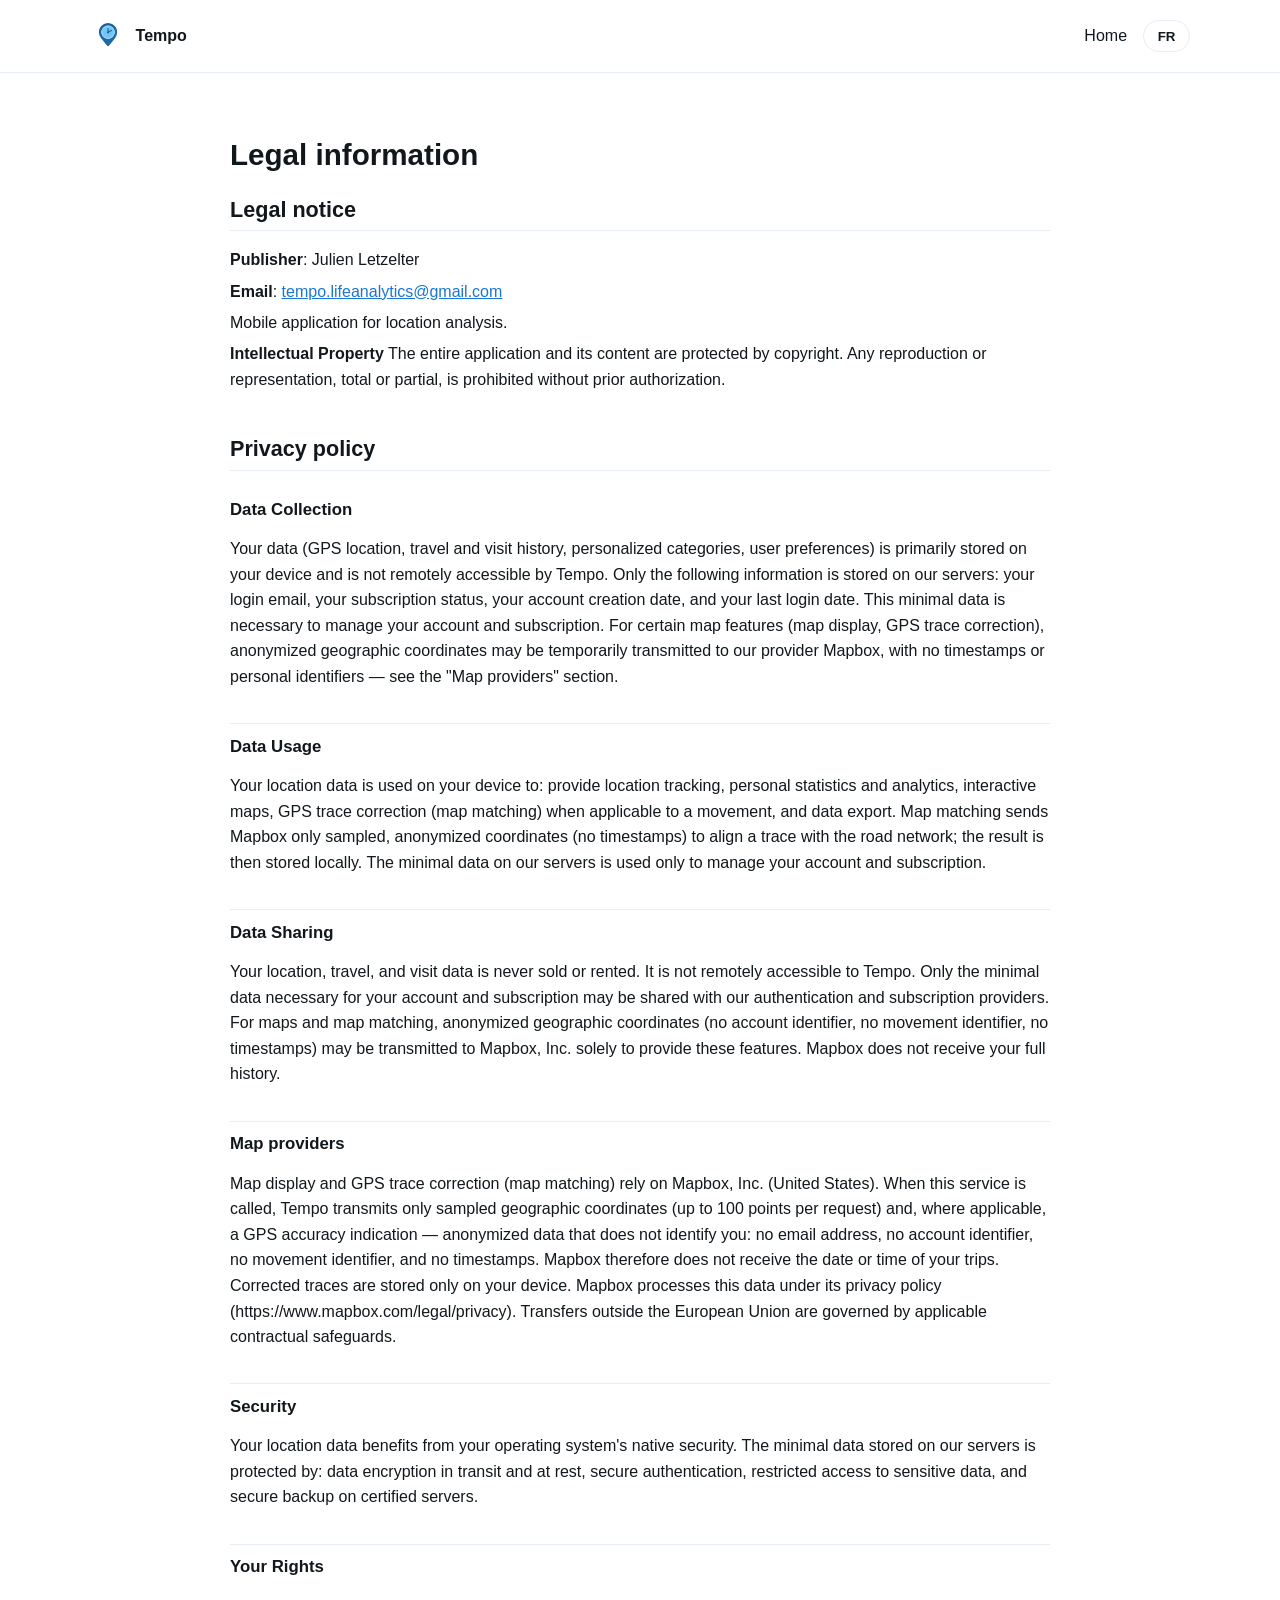
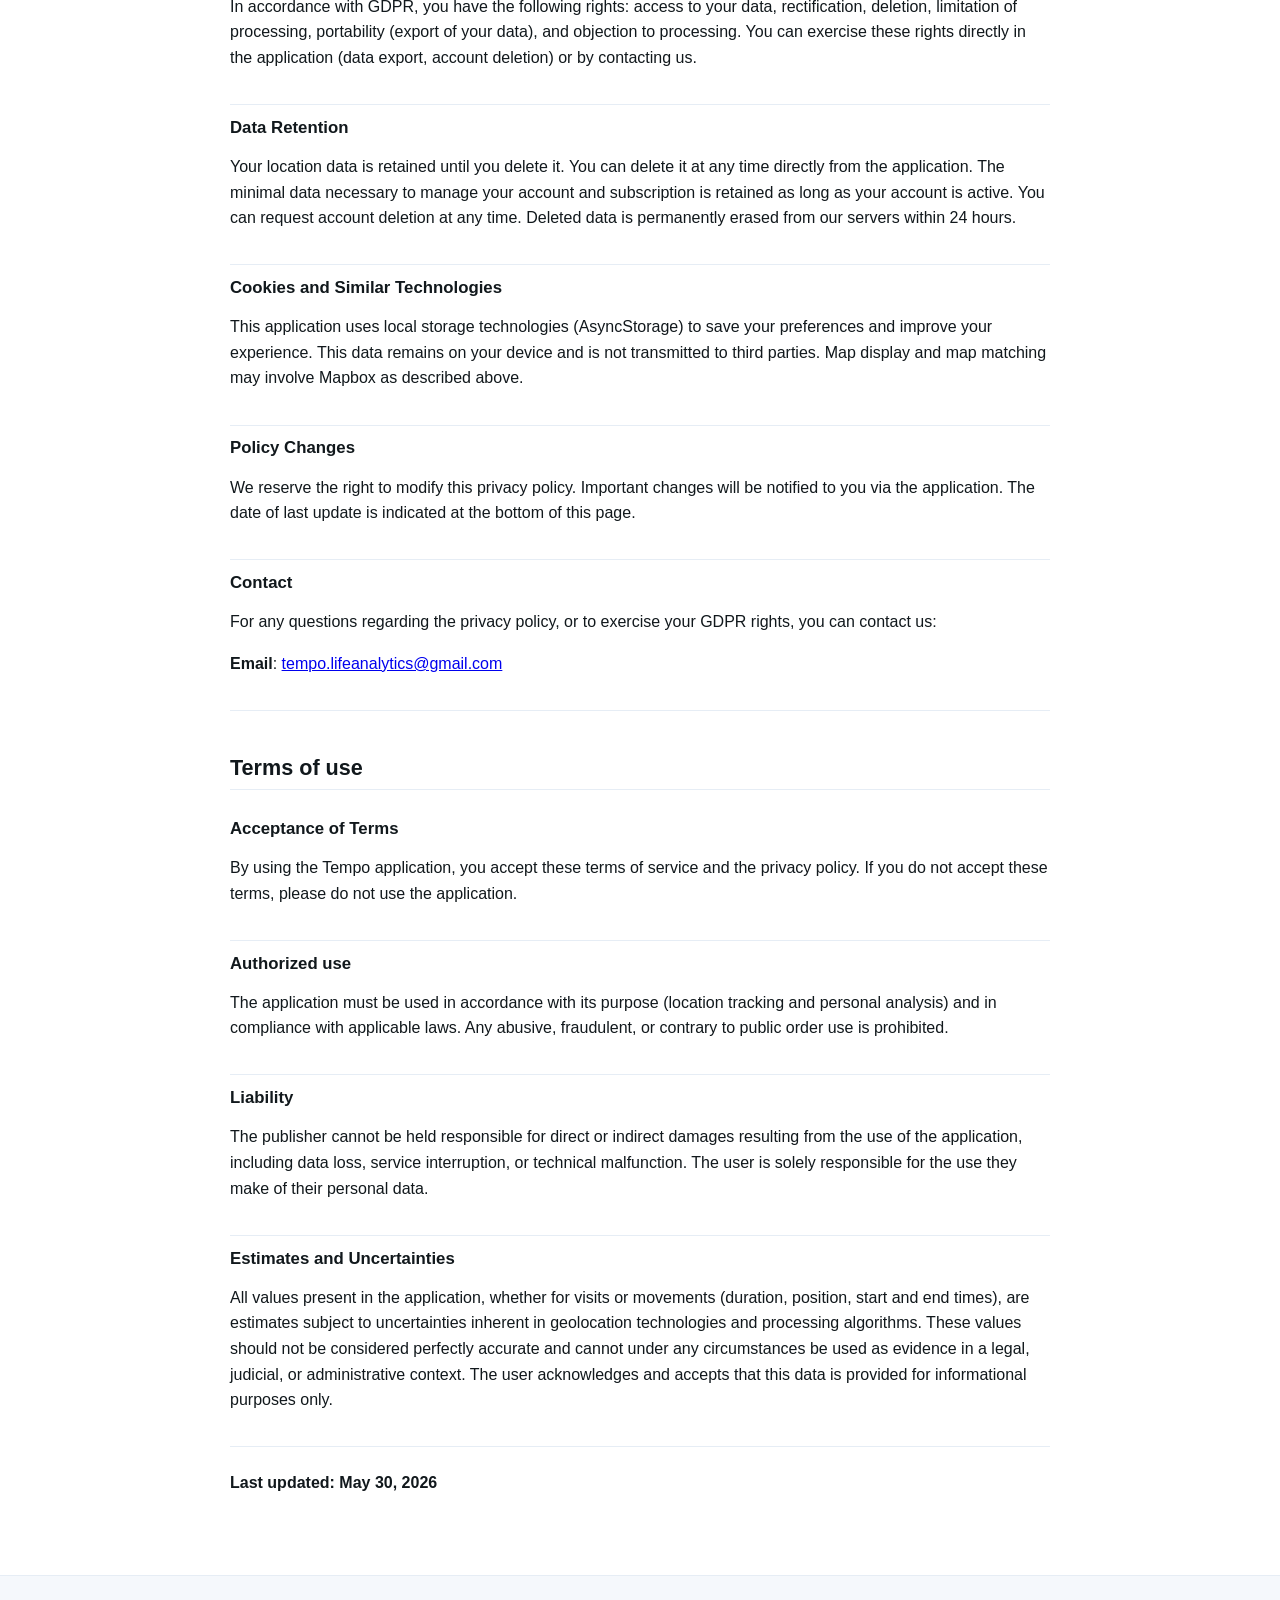
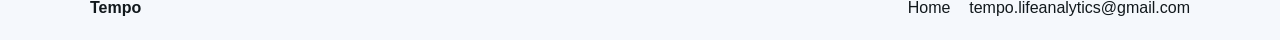
<file: privacy.html>
<!doctype html>
<html lang="en">
  <head>
    <meta charset="UTF-8" />
    <meta name="viewport" content="width=device-width, initial-scale=1.0" />
    <title>Tempo - Legal information</title>
    <meta
      name="description"
      content="Legal information for the Tempo iOS app in English and French."
    />
    <link rel="stylesheet" href="styles.css" />
  </head>
  <body>
    <header class="site-header">
      <nav class="container nav">
        <a class="brand" href="index.html" aria-label="Tempo home">
          <img src="assets/tempo-logo.png" alt="Tempo logo" />
          <span>Tempo</span>
        </a>
        <div class="nav-links">
          <a href="index.html" data-i18n="backHome">Home</a>
          <button id="lang-toggle" class="lang-toggle" type="button" aria-label="Change language">FR</button>
        </div>
      </nav>
    </header>

    <main class="section">
      <div class="container legal">
        <h1 data-i18n="legalPageTitle">Legal information</h1>

        <section class="legal-major" id="mentions-legales" aria-labelledby="mentions-heading">
          <h2 id="mentions-heading" data-i18n="mentionsLegalesTitle">Legal notice</h2>
          <div class="legal-publisher">
            <p>
              <strong data-i18n="legalPublisherLabel">Publisher</strong>: Julien Letzelter
            </p>
            <p>
              <strong data-i18n="legalEmailLabel">Email</strong>:
              <a href="mailto:tempo.lifeanalytics@gmail.com">tempo.lifeanalytics@gmail.com</a>
            </p>
            <p data-i18n="legalAppDescription">Mobile application for location analysis.</p>
            <p>
              <strong data-i18n="legalIpLabel">Intellectual Property</strong> <span data-i18n="legalIpBody">The entire application and its content are protected by copyright. Any
                reproduction or representation, total or partial, is prohibited without
                prior authorization.</span>
            </p>
          </div>
        </section>

        <section class="legal-major" id="politique-confidentialite" aria-labelledby="privacy-heading">
          <h2 id="privacy-heading" data-i18n="privacyPolicySectionTitle">Privacy policy</h2>

          <section class="legal-block">
            <h3 data-i18n="ppDataCollectionTitle">Data Collection</h3>
            <p data-i18n="ppDataCollectionBody"></p>
          </section>

          <section class="legal-block">
            <h3 data-i18n="ppDataUsageTitle">Data Usage</h3>
            <p data-i18n="ppDataUsageBody"></p>
          </section>

          <section class="legal-block">
            <h3 data-i18n="ppDataSharingTitle">Data Sharing</h3>
            <p data-i18n="ppDataSharingBody"></p>
          </section>

          <section class="legal-block">
            <h3 data-i18n="ppMapProvidersTitle">Map providers</h3>
            <p data-i18n="ppMapProvidersBody"></p>
          </section>

          <section class="legal-block">
            <h3 data-i18n="ppSecurityTitle">Security</h3>
            <p data-i18n="ppSecurityBody"></p>
          </section>

          <section class="legal-block">
            <h3 data-i18n="ppRightsTitle">Your Rights</h3>
            <p data-i18n="ppRightsBody"></p>
          </section>

          <section class="legal-block">
            <h3 data-i18n="ppRetentionTitle">Data Retention</h3>
            <p data-i18n="ppRetentionBody"></p>
          </section>

          <section class="legal-block">
            <h3 data-i18n="ppCookiesTitle">Cookies and Similar Technologies</h3>
            <p data-i18n="ppCookiesBody"></p>
          </section>

          <section class="legal-block">
            <h3 data-i18n="ppChangesTitle">Policy Changes</h3>
            <p data-i18n="ppChangesBody"></p>
          </section>

          <section class="legal-block">
            <h3 data-i18n="ppContactTitle">Contact</h3>
            <p data-i18n="ppContactBody"></p>
            <p>
              <strong data-i18n="legalEmailLabel">Email</strong>:
              <a href="mailto:tempo.lifeanalytics@gmail.com">tempo.lifeanalytics@gmail.com</a>
            </p>
          </section>

        </section>

        <section class="legal-major" id="conditions-utilisation" aria-labelledby="terms-heading">
          <h2 id="terms-heading" data-i18n="termsOfUseTitle">Terms of use</h2>

          <section class="legal-block">
            <h3 data-i18n="termsOfUseAcceptanceTitle">Acceptance of Terms</h3>
            <p data-i18n="termsOfUseAcceptanceBody"></p>
          </section>

          <section class="legal-block">
            <h3 data-i18n="termsOfUseAuthorizedTitle">Authorized use</h3>
            <p data-i18n="termsOfUseAuthorizedBody"></p>
          </section>

          <section class="legal-block">
            <h3 data-i18n="termsOfUseLiabilityTitle">Liability</h3>
            <p data-i18n="termsOfUseLiabilityBody"></p>
          </section>

          <section class="legal-block">
            <h3 data-i18n="termsOfUseEstimatesTitle">Estimates and Uncertainties</h3>
            <p data-i18n="termsOfUseEstimatesBody"></p>
          </section>
        </section>

        <p class="last-updated" data-i18n="ppLastUpdated">Last updated: May 30, 2026</p>
      </div>
    </main>

    <footer class="site-footer">
      <div class="container footer-grid">
        <div>
          <strong>Tempo</strong>
        </div>
        <div>
          <a href="index.html" data-i18n="backHome">Home</a>
          <a href="mailto:tempo.lifeanalytics@gmail.com">tempo.lifeanalytics@gmail.com</a>
        </div>
      </div>
    </footer>

    <script src="script.js"></script>
  </body>
</html>
</file>
<file: styles.css>
:root {
  --primary: #2196f3;
  --primary-dark: #1976d2;
  --primary-light: #bbdefb;
  --accent: #ff6b35;
  --text: #11181c;
  --muted: #5b6570;
  --bg: #f7fbff;
  --card: #ffffff;
  --border: #e6edf5;
}

* {
  box-sizing: border-box;
}

body {
  margin: 0;
  font-family: Inter, -apple-system, BlinkMacSystemFont, "Segoe UI", Roboto, Arial, sans-serif;
  color: var(--text);
  background: #fff;
  line-height: 1.6;
}

.container {
  width: min(1100px, 92%);
  margin: 0 auto;
}

.site-header {
  position: sticky;
  top: 0;
  background: rgba(255, 255, 255, 0.95);
  backdrop-filter: blur(8px);
  border-bottom: 1px solid var(--border);
  z-index: 10;
}

.nav {
  display: flex;
  align-items: center;
  justify-content: space-between;
  min-height: 72px;
  gap: 1rem;
}

.brand {
  display: inline-flex;
  align-items: center;
  gap: 0.6rem;
  color: var(--text);
  text-decoration: none;
  font-weight: 700;
}

.brand img {
  width: 36px;
  height: 36px;
  object-fit: contain;
}

.nav-links {
  display: flex;
  align-items: center;
  gap: 1rem;
  flex-wrap: wrap;
}

.nav-links a {
  color: var(--text);
  text-decoration: none;
  font-weight: 500;
}

.lang-toggle {
  border: 1px solid var(--border);
  background: #fff;
  color: var(--text);
  border-radius: 999px;
  padding: 0.45rem 0.85rem;
  cursor: pointer;
  font-weight: 700;
}

.hero {
  background: radial-gradient(circle at top right, #d8ecff, #f6fbff 40%, #ffffff 70%);
  padding: 4.5rem 0 3.5rem;
}

.hero-grid {
  display: grid;
  grid-template-columns: 1.2fr 0.8fr;
  gap: 2rem;
  align-items: center;
}

.eyebrow {
  color: var(--primary-dark);
  font-weight: 700;
  text-transform: uppercase;
  font-size: 0.8rem;
  letter-spacing: 0.06em;
}

h1,
h2,
h3 {
  line-height: 1.2;
}

h1 {
  font-size: clamp(2rem, 3.4vw, 3rem);
  margin: 0.4rem 0 1rem;
}

.lead {
  color: var(--muted);
  font-size: 1.1rem;
  max-width: 60ch;
}

.hero-cta {
  margin-top: 1.5rem;
  display: flex;
  gap: 0.8rem;
  flex-wrap: wrap;
}

.btn {
  display: inline-block;
  background: var(--primary);
  color: #fff;
  text-decoration: none;
  border-radius: 999px;
  padding: 0.7rem 1.2rem;
  font-weight: 700;
  border: 1px solid var(--primary);
}

.btn:hover {
  background: var(--primary-dark);
}

.btn.ghost {
  background: #fff;
  color: var(--primary-dark);
  border-color: var(--primary-light);
}

.btn.small {
  padding: 0.48rem 0.9rem;
  font-size: 0.9rem;
}

.trust {
  margin-top: 1rem;
  color: var(--muted);
  font-size: 0.95rem;
}

.hero-visual {
  text-align: center;
}

.hero-visual img {
  width: min(330px, 90%);
  filter: drop-shadow(0 18px 30px rgba(25, 118, 210, 0.3));
}

.section {
  padding: 4rem 0;
}

.section.alt {
  background: var(--bg);
}

.cards {
  display: grid;
  grid-template-columns: repeat(2, minmax(0, 1fr));
  gap: 1rem;
}

.card {
  background: var(--card);
  border: 1px solid var(--border);
  border-radius: 16px;
  padding: 1.2rem;
}

.feature-title {
  display: flex;
  align-items: center;
  gap: 0.55rem;
  margin: 0;
}

.feature-icon {
  width: 1.9rem;
  height: 1.9rem;
  display: grid;
  place-items: center;
  border-radius: 10px;
  background: #eef6ff;
  border: 1px solid var(--primary-light);
  font-size: 1.1rem;
  flex-shrink: 0;
}

.card p {
  color: var(--muted);
}

.gallery {
  display: flex;
  flex-wrap: nowrap;
  overflow-x: auto;
  overflow-y: hidden;
  gap: 1rem;
  margin-top: 1.2rem;
  padding-bottom: 0.5rem;
  -webkit-overflow-scrolling: touch;
}

.shot {
  background: #fff;
  border: 1px solid var(--border);
  border-radius: 16px;
  padding: 0.7rem;
  flex: 0 0 min(280px, 72vw);
}

.shot img {
  width: 100%;
  border-radius: 12px;
  display: block;
}

.small-note {
  color: var(--muted);
}

.legal {
  max-width: 820px;
}

.legal-major {
  margin-top: 2.75rem;
}

.legal-major:first-of-type {
  margin-top: 0;
}

.legal-major > h2 {
  font-size: 1.35rem;
  margin: 0 0 1rem;
  padding-bottom: 0.5rem;
  border-bottom: 1px solid var(--border);
}

.legal .legal-block h3 {
  font-size: 1.05rem;
  margin: 0 0 0.45rem;
}

.legal-publisher {
  padding: 0;
  margin-bottom: 1.2rem;
}

.legal-publisher p {
  margin: 0.35rem 0;
}

.legal-publisher a {
  color: var(--primary-dark);
}

.legal-block {
  border-bottom: 1px solid var(--border);
  padding: 0.8rem 0 1.1rem;
}

.legal h1 {
  margin: 0 0 1.5rem;
  font-size: clamp(1.5rem, 2.5vw, 1.85rem);
}

.last-updated {
  margin-top: 1.4rem;
  font-weight: 600;
}

.site-footer {
  background: #f5f8fc;
  border-top: 1px solid var(--border);
}

.footer-grid {
  display: flex;
  justify-content: space-between;
  gap: 1rem;
  align-items: center;
  padding: 1.2rem 0;
}

.footer-grid a {
  margin-left: 0.9rem;
  color: var(--text);
  text-decoration: none;
}

@media (max-width: 900px) {
  .hero-grid,
  .cards {
    grid-template-columns: 1fr;
  }

  .footer-grid {
    flex-direction: column;
    align-items: flex-start;
  }

  .nav-links {
    justify-content: flex-end;
  }
}
</file>
